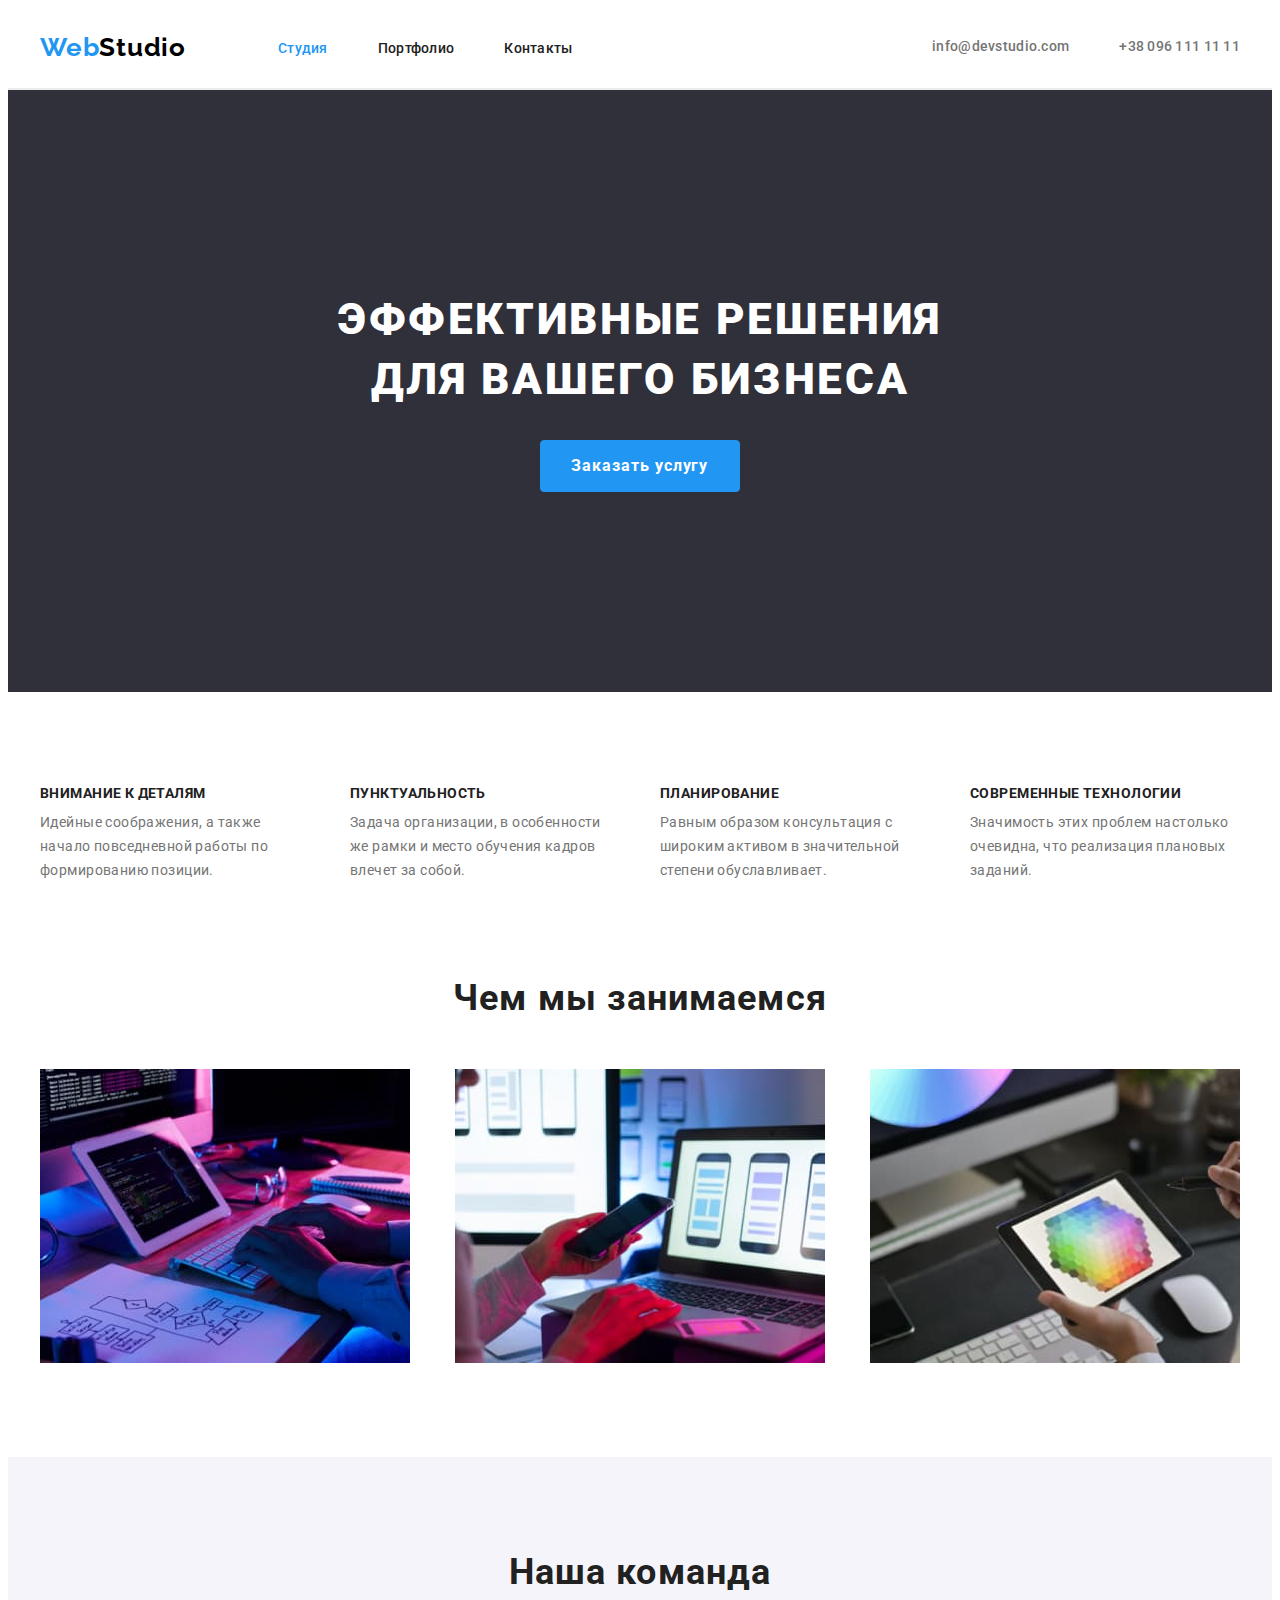
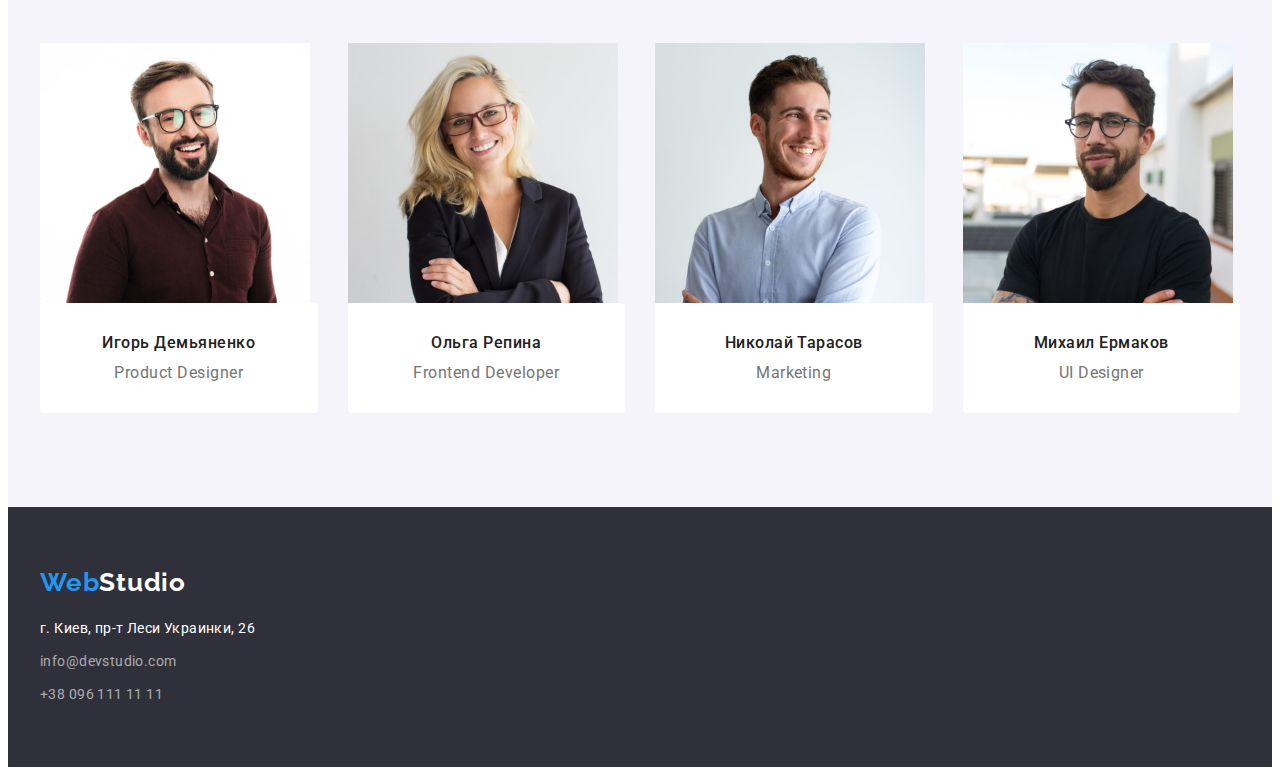
<file: index.html>
<!DOCTYPE html>
<html lang="ru">

<head>
    <meta charset="UTF-8">
    <meta http-equiv="X-UA-Compatible" content="IE=edge">
    <meta name="viewport" content="width=device-width, initial-scale=1.0">
    <title>WebStudio</title>
    <link rel="preconnect" href="https://fonts.googleapis.com">
    <link rel="preconnect" href="https://fonts.gstatic.com" crossorigin>
    <link
        href="https://fonts.googleapis.com/css2?family=Raleway:wght@700&family=Roboto:wght@400;500;700;900&display=swap"
        rel="stylesheet">
    <link rel="stylesheet" href="https://cdnjs.cloudflare.com/ajax/libs/modern-normalize/1.1.0/modern-normalize.min.css"
        integrity="sha512-wpPYUAdjBVSE4KJnH1VR1HeZfpl1ub8YT/NKx4PuQ5NmX2tKuGu6U/JRp5y+Y8XG2tV+wKQpNHVUX03MfMFn9Q=="
        crossorigin="anonymous" referrerpolicy="no-referrer" />
    <link rel="stylesheet" href="./css/styles.css">
</head>

<body>
    <header class="header">
        <div class="container header-container">
            <a class="logo link" href="">Web<span class="logo-dark">Studio</span></a>
            <nav>
                <ul class="nav-list list">
                    <li class="nav-list-item">
                        <a class="nav-list-link link current" href="./index.html">Студия</a>
                    </li>
                    <li class="nav-list-item">
                        <a class="nav-list-link link" href="./portfolio.html">Портфолио</a>
                    </li>
                    <li class="nav-list-item">
                        <a class="nav-list-link link" href="">Контакты</a>
                    </li>
                </ul>
            </nav>
            <a class="contact-link link" href="mailto:info@devstudio.com">info@devstudio.com</a>
            <a class="contact-tel link" href="tel:+380961111111">+38 096 111 11 11</a>
        </div>
    </header>
    <main>
        <section class="hero">
            <div class="container">
                <h1 class="main-title">Эффективные решения <br> для вашего бизнеса</h1>
                <button class="modal-btn" type="button">Заказать услугу</button>
            </div>
        </section>
        <section class="qualities">
            <div class="container">
                <h2 class="hidden">Качества</h2>
                <ul class="container-qualities list">
                    <li class="qualities-list">
                        <h3 class="qualities-title">Внимание к деталям</h3>
                        <p class="qualities-description">Идейные соображения, а также начало повседневной работы по
                            формированию позиции.</p>
                    </li>
                    <li class="qualities-list">
                        <h3 class="qualities-title">Пунктуальность</h3>
                        <p class="qualities-description">Задача организации, в особенности же рамки и место обучения
                            кадров
                            влечет за собой.</p>
                    </li>
                    <li class="qualities-list">
                        <h3 class="qualities-title">Планирование</h3>
                        <p class="qualities-description">Равным образом консультация с широким активом в значительной
                            степени обуславливает.</p>
                    </li>
                    <li class="qualities-list">
                        <h3 class="qualities-title">Современные технологии</h3>
                        <p class="qualities-description">Значимость этих проблем настолько очевидна, что реализация
                            плановых
                            заданий.</p>
                    </li>
                </ul>
            </div>
        </section>
        <section class="work">
            <div class="container">
                <h2 class="section-title">Чем мы занимаемся</h2>
                <ul class="list work-list">
                    <li>
                        <img src="./images/work-img1.jpg" alt="Разработка сайта" width="370" height="294">
                    </li>
                    <li>
                        <img src="./images/work-img2.jpg" alt="Разработка мобильной версии" width="370" height="294">
                    </li>
                    <li>
                        <img src="./images/work-img3.jpg" alt="Подбор цветного вида" width="370" height="294">
                    </li>
                </ul>
            </div>
        </section>
        <section class="team">
            <div class="container">
                <h2 class="section-title">Наша команда</h2>
                <ul class="list employees">
                    <li class="employees-card">
                        <img src="./images/team-img1.jpg" alt="Игорь Демьяненко" width="270" height="260">
                        <div class="employees-content-wrapper">
                            <h3 class="employees-name">Игорь Демьяненко</h3>
                            <p class="employees-position" lang="en">Product Designer</p>
                        </div>
                    </li>
                    <li class="employees-card">
                        <img src="./images/team-img2.jpg" alt="Ольга Репина" width="270" height="260">
                        <div class="employees-content-wrapper">
                            <h3 class="employees-name">Ольга Репина</h3>
                            <p class="employees-position" lang="en">Frontend Developer</p>
                        </div>
                    </li>
                    <li class="employees-card">
                        <img src="./images/team-img3.jpg" alt="Николай Тарасов" width="270" height="260">
                        <div class="employees-content-wrapper">
                            <h3 class="employees-name">Николай Тарасов</h3>
                            <p class="employees-position" lang="en">Marketing</p>
                        </div>
                    </li>
                    <li class="employees-card">
                        <img src="./images/team-img4.jpg" alt="Михаил Ермаков" width="270" height="260">
                        <div class="employees-content-wrapper">
                            <h3 class="employees-name">Михаил Ермаков</h3>
                            <p class="employees-position" lang="en">UI Designer</p>
                        </div>
                    </li>
                </ul>
            </div>
        </section>
    </main>
    <footer class="footer">
        <div class="container">
            <a class="logo link" href="">Web<span class="logo-light">Studio</span></a>
            <address>
                <ul class="list">
                    <li class="address-footer">
                        <a class="address link" href="https://goo.gl/maps/RUobqZQHD3EwUB8Q8" target="_blank"
                            rel="noopener noreferrer">г. Киев, пр-т Леси Украинки, 26</a>
                    </li>
                    <li class="contacts-footer">
                        <a class="contacts link" href="mailto:info@devstudio.com">info@devstudio.com</a>
                    </li>
                    <li>
                        <a class="contacts link" href="tel:+380961111111">+38 096 111 11 11</a>
                    </li>
                </ul>
            </address>
        </div>
    </footer>
</body>

</html>
</file>
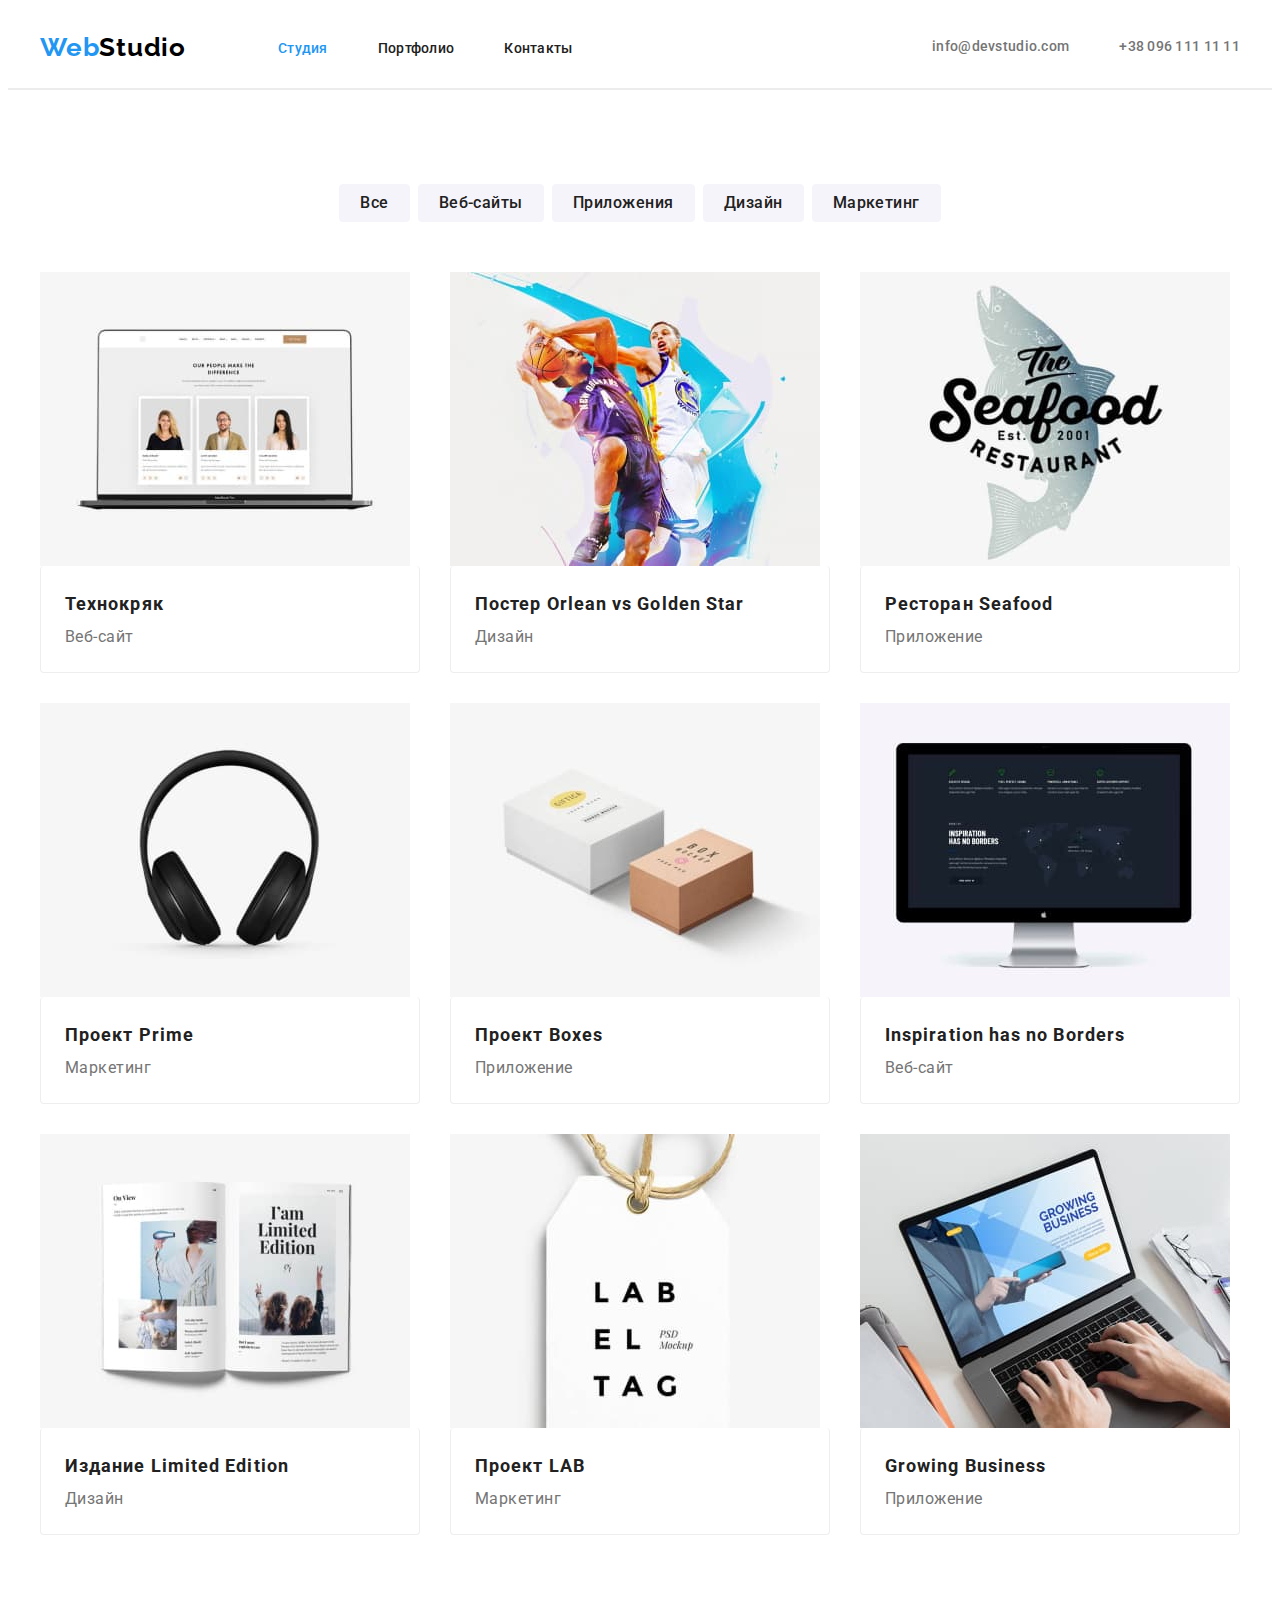
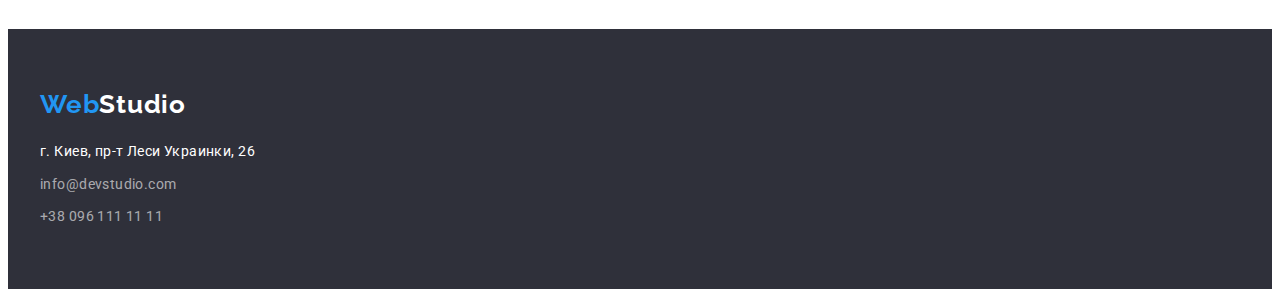
<file: portfolio.html>
<!DOCTYPE html>
<html lang="ru">

<head>
    <meta charset="UTF-8">
    <meta http-equiv="X-UA-Compatible" content="IE=edge">
    <meta name="viewport" content="width=device-width, initial-scale=1.0">
    <title>Portfolio</title>
    <link rel="preconnect" href="https://fonts.googleapis.com">
    <link rel="preconnect" href="https://fonts.gstatic.com" crossorigin>
    <link
        href="https://fonts.googleapis.com/css2?family=Raleway:wght@700&family=Roboto:wght@400;500;700;900&display=swap"
        rel="stylesheet">
    <link rel="stylesheet" href="https://cdnjs.cloudflare.com/ajax/libs/modern-normalize/1.1.0/modern-normalize.min.css"
        integrity="sha512-wpPYUAdjBVSE4KJnH1VR1HeZfpl1ub8YT/NKx4PuQ5NmX2tKuGu6U/JRp5y+Y8XG2tV+wKQpNHVUX03MfMFn9Q=="
        crossorigin="anonymous" referrerpolicy="no-referrer" />
    <link rel="stylesheet" href="./css/styles.css">
</head>

<body>
    <header class="header">
        <div class="container header-container">
            <a class="logo link" href="">Web<span class="logo-dark">Studio</span></a>
            <nav>
                <ul class="nav-list list">
                    <li class="nav-list-item">
                        <a class="nav-list-link link current" href="./index.html">Студия</a>
                    </li>
                    <li class="nav-list-item">
                        <a class="nav-list-link link" href="./portfolio.html">Портфолио</a>
                    </li>
                    <li class="nav-list-item">
                        <a class="nav-list-link link" href="">Контакты</a>
                    </li>
                </ul>
            </nav>
            <a class="contact-link link" href="mailto:info@devstudio.com">info@devstudio.com</a>
            <a class="contact-tel link" href="tel:+380961111111">+38 096 111 11 11</a>
        </div>
    </header>
    <main>
        <section class="portfolio">
            <div class="container">
                <h1 class="hidden">Портфолио</h1>
                <ul class="list filter">
                    <li class="filter-list">
                        <button class="filter-btn" type="button">Все</button>
                    </li>
                    <li class="filter-list">
                        <button class="filter-btn" type="button">Веб-сайты</button>
                    </li>
                    <li class="filter-list">
                        <button class="filter-btn" type="button">Приложения</button>
                    </li>
                    <li class="filter-list">
                        <button class="filter-btn" type="button">Дизайн</button>
                    </li>
                    <li class="filter-list">
                        <button class="filter-btn" type="button">Маркетинг</button>
                    </li>
                </ul>
                <ul class="list tab">
                    <li class="tab-list">
                        <img src="./images/prtf-img1.jpg" alt="Веб-сайт студии" width="370" height="294">
                        <div class="tab-wrapper">
                            <h2 class="project">Технокряк</h2>
                            <p class="project-position">Веб-сайт</p>
                        </div>
                    </li>
                    <li class="tab-list">
                        <img src="./images/prtf-img2.jpg" alt="Баскетбольная игра" width="370" height="294">
                        <div class="tab-wrapper">
                            <h2 class="project">Постер <span lang="en">Orlean vs Golden Star</span></h2>
                            <p class="project-position">Дизайн</p>
                        </div>
                    </li>
                    <li class="tab-list">
                        <img src="./images/prtf-img3.jpg" alt="Логотип ресторана" width="370" height="294">
                        <div class="tab-wrapper">
                            <h2 class="project">Ресторан <span lang="en">Seafood</span></h2>
                            <p class="project-position">Приложение</p>
                        </div>
                    </li>
                    <li class="tab-list">
                        <img src="./images/prtf-img4.jpg" alt="Наушники" width="370" height="294">
                        <div class="tab-wrapper">
                            <h2 class="project">Проект <span lang="en">Prime</span></h2>
                            <p class="project-position">Маркетинг</p>
                        </div>
                    </li>
                    <li class="tab-list">
                        <img src="./images/prtf-img5.jpg" alt="Коробки" width="370" height="294">
                        <div class="tab-wrapper">
                            <h2 class="project">Проект <span lang="en">Boxes</span></h2>
                            <p class="project-position">Приложение</p>
                        </div>
                    </li>
                    <li class="tab-list">
                        <img src="./images/prtf-img6.jpg" alt="Веб-сайт на ПК" width="370" height="294">
                        <div class="tab-wrapper">
                            <h2 class="project" lang="en">Inspiration has no Borders</h2>
                            <p class="project-position">Веб-сайт</p>
                        </div>
                    </li>
                    <li class="tab-list">
                        <img src="./images/prtf-img7.jpg" alt="Журнал" width="370" height="294">
                        <div class="tab-wrapper">
                            <h2 class="project">Издание <span lang="en">Limited Edition</span></h2>
                            <p class="project-position">Дизайн</p>
                        </div>
                    </li>
                    <li class="tab-list">
                        <img src="./images/prtf-img8.jpg" alt="Бирка с лейблом" width="370" height="294">
                        <div class="tab-wrapper">
                            <h2 class="project">Проект <span lang="en">LAB</span></h2>
                            <p class="project-position">Маркетинг</p>
                        </div>
                    </li>
                    <li class="tab-list">
                        <img src="./images/prtf-img9.jpg" alt="Приложение на десктопе" width="370" height="294">
                        <div class="tab-wrapper">
                            <h2 class="project" lang="en">Growing Business</h2>
                            <p class="project-position">Приложение</p>
                        </div>
                    </li>
                </ul>
            </div>
        </section>
    </main>
    <footer class="footer">
        <div class="container">
            <a class="logo link" href="">Web<span class="logo-light">Studio</span></a>
            <address>
                <ul class="list">
                    <li class="address-footer">
                        <a class="address link" href="https://goo.gl/maps/RUobqZQHD3EwUB8Q8" target="_blank"
                            rel="noopener noreferrer">г. Киев, пр-т Леси Украинки, 26</a>
                    </li>
                    <li class="contacts-footer">
                        <a class="contacts link" href="mailto:info@devstudio.com">info@devstudio.com</a>
                    </li>
                    <li>
                        <a class="contacts link" href="tel:+380961111111">+38 096 111 11 11</a>
                    </li>
                </ul>
            </address>
        </div>
    </footer>
</body>

</html>
</file>
<file: css/styles.css>
:root {
  --primary-font-family: Roboto, sans-serif;
  --primary-text-color: #212121;
  --secondary-text-color: #757575;
  --accent-color: #2196f3;
}

body {
  font-family: var(--primary-font-family);
  color: var(--primary-text-color);
}

h1,
h2,
h3,
h4,
h5,
h6,
p {
  margin-top: 0;
  margin-bottom: 0;
}

ul,
ol {
  margin-top: 0;
  margin-bottom: 0;
  padding-left: 0;
}

img {
  display: block;
}

.list {
  list-style: none;
}

.link {
  text-decoration: none;
}

.container {
  width: 1200px;
  padding-left: 15px;
  padding-right: 15px;
  margin-left: auto;
  margin-right: auto;
}

/* HEADER */

.header {
  padding-top: 24px;
  padding-bottom: 25px;
  border-bottom: 2px solid #ececec;
}

.header-container {
  display: flex;
  align-items: center;
}

.logo {
  font-family: Raleway, sans-serif;
  font-weight: bold;
  font-size: 26px;
  line-height: 1.19;
  letter-spacing: 0.03em;
  color: var(--accent-color);
  margin-right: 92px;
}
.logo-dark {
  color: #000000;
}

.logo-light {
  color: #ffffff;
}

.nav-list {
  display: flex;
  align-items: center;
}

.nav-list-item:not(:last-child) {
  margin-right: 50px;
}

.nav-list-link {
  font-weight: 500;
  font-size: 14px;
  line-height: 1.14;
  letter-spacing: 0.02em;
  color: inherit;
}

.nav-list-link:hover,
.nav-list-link:focus {
  color: var(--accent-color);
}

.current {
  color: var(--accent-color);
}

.contact-link,
.contact-tel {
  font-weight: 500;
  font-size: 14px;
  line-height: 1.14;
  letter-spacing: 0.02em;
  color: var(--secondary-text-color);
}

.contact-link:hover,
.contact-link:focus,
.contact-tel:hover,
.contact-tel:focus {
  color: var(--accent-color);
}

.contact-link {
  margin-left: auto;
  margin-right: 50px;
}

/* MAIN */

.hero {
  background-color: #2f303a;
  padding: 200px 0;
}

.main-title {
  font-weight: 900;
  font-size: 44px;
  line-height: 1.36;
  text-align: center;
  letter-spacing: 0.06em;
  text-transform: uppercase;
  color: #ffffff;
}

.modal-btn {
  font-family: inherit;
  font-weight: bold;
  font-size: 16px;
  line-height: 1.87;
  display: flex;
  align-items: center;
  text-align: center;
  letter-spacing: 0.06em;
  color: #ffffff;
  background-color: var(--accent-color);
  margin-top: 30px;
  margin-left: auto;
  margin-right: auto;
  border-radius: 4px;
  min-width: 200px;
  padding: 10px 30px;
  border: 1px solid var(--accent-color);
}

.modal-btn:hover,
.modal-btn:focus {
  background-color: #188ce8;
}

.hidden {
  position: absolute;
  width: 1px;
  height: 1px;
  margin: -1px;
  padding: 0;
  overflow: hidden;
  border: 0;
  clip: rect(0 0 0 0);
}

.qualities {
  padding-top: 94px;
  padding-bottom: 94px;
}

.qualities-list {
  max-width: 270px;
}

.container-qualities {
  display: flex;
  justify-content: space-between;
}

.qualities-title {
  font-weight: bold;
  font-size: 14px;
  line-height: 1.14;
  letter-spacing: 0.03em;
  text-transform: uppercase;
  color: var(--primary-text-color);
  margin-bottom: 10px;
}

.qualities-description {
  font-size: 14px;
  line-height: 1.71;
  letter-spacing: 0.03em;
  color: var(--secondary-text-color);
}

.section-title {
  font-weight: bold;
  font-size: 36px;
  line-height: 1.17;
  text-align: center;
  letter-spacing: 0.03em;
  color: var(--primary-text-color);
  margin-bottom: 50px;
}

.work {
  padding-bottom: 94px;
}

.work-list {
  display: flex;
  justify-content: space-between;
}

.team {
  background-color: #f5f4fa;
  padding-top: 94px;
  padding-bottom: 94px;
}

.employees {
  display: flex;
  flex-wrap: wrap;
  margin-left: -30px;
  margin-top: -30px;
}

.employees-card {
  flex-basis: calc((100% - 120px) / 4);
  margin-left: 30px;
  margin-top: 30px;
}

.employees-content-wrapper {
  background-color: #ffffff;
  border: 1px solid #ffffff;
  border-top: none;
  border-radius: 4px;
  padding-top: 30px;
  padding-bottom: 30px;
}

.employees-name {
  font-weight: 500;
  font-size: 16px;
  line-height: 1.19;
  text-align: center;
  letter-spacing: 0.03em;
  color: var(--primary-text-color);
  margin-bottom: 10px;
}

.employees-position {
  font-size: 16px;
  line-height: 1.19;
  text-align: center;
  letter-spacing: 0.03em;
  color: var(--secondary-text-color);
}

/* FOOTER */

.footer {
  background-color: #2f303a;
  padding-top: 60px;
  padding-bottom: 60px;
}

.address-footer {
  margin-top: 20px;
  margin-bottom: 9px;
}

.address {
  font-style: normal;
  font-weight: normal;
  font-size: 14px;
  line-height: 1.71;
  letter-spacing: 0.03em;
  color: #ffffff;
  margin-bottom: 9px;
}

.contacts-footer {
  margin-bottom: 9px;
}

.contacts {
  font-style: normal;
  font-weight: normal;
  font-size: 14px;
  line-height: 1.71;
  letter-spacing: 0.03em;
  color: rgba(255, 255, 255, 0.6);
  margin-bottom: 9px;
}

/* PORTFOLIO */

.portfolio {
  padding-top: 94px;
  padding-bottom: 94px;
}

.filter {
  display: flex;
  justify-content: center;
  margin-bottom: 50px;
}

.filter-btn {
  font-family: inherit;
  font-weight: 500;
  font-size: 16px;
  line-height: 1.62;
  text-align: center;
  letter-spacing: 0.03em;
  color: var(--primary-text-color);
  background-color: #f5f4fa;
  cursor: pointer;
  border: 1px solid #f5f4fa;
  border-radius: 4px;
  min-height: 38px;
  padding: 4px 20px;
}

.filter-btn:hover,
.filter-btn:focus {
  color: #ffffff;
  background-color: var(--accent-color);
}

.filter-list {
  margin-right: 8px;
}

.filter-list:last-child {
  margin-right: 0;
}

.tab {
  display: flex;
  flex-wrap: wrap;
  margin-left: -30px;
  margin-top: -30px;
}

.tab-list {
  flex-basis: calc((100% - 90px) / 3);
  margin-left: 30px;
  margin-top: 30px;
}

.tab-wrapper {
  background-color: #ffffff;
  border: 1px solid #eeeeee;
  border-top: none;
  border-radius: 4px;
  padding-top: 20px;
  padding-bottom: 20px;
  padding-left: 24px;
}

.project {
  font-weight: bold;
  font-size: 18px;
  line-height: 2;
  letter-spacing: 0.06em;
  color: var(--primary-text-color);
}

.project-position {
  font-size: 16px;
  line-height: 1.87;
  letter-spacing: 0.03em;
  color: var(--secondary-text-color);
}
</file>
